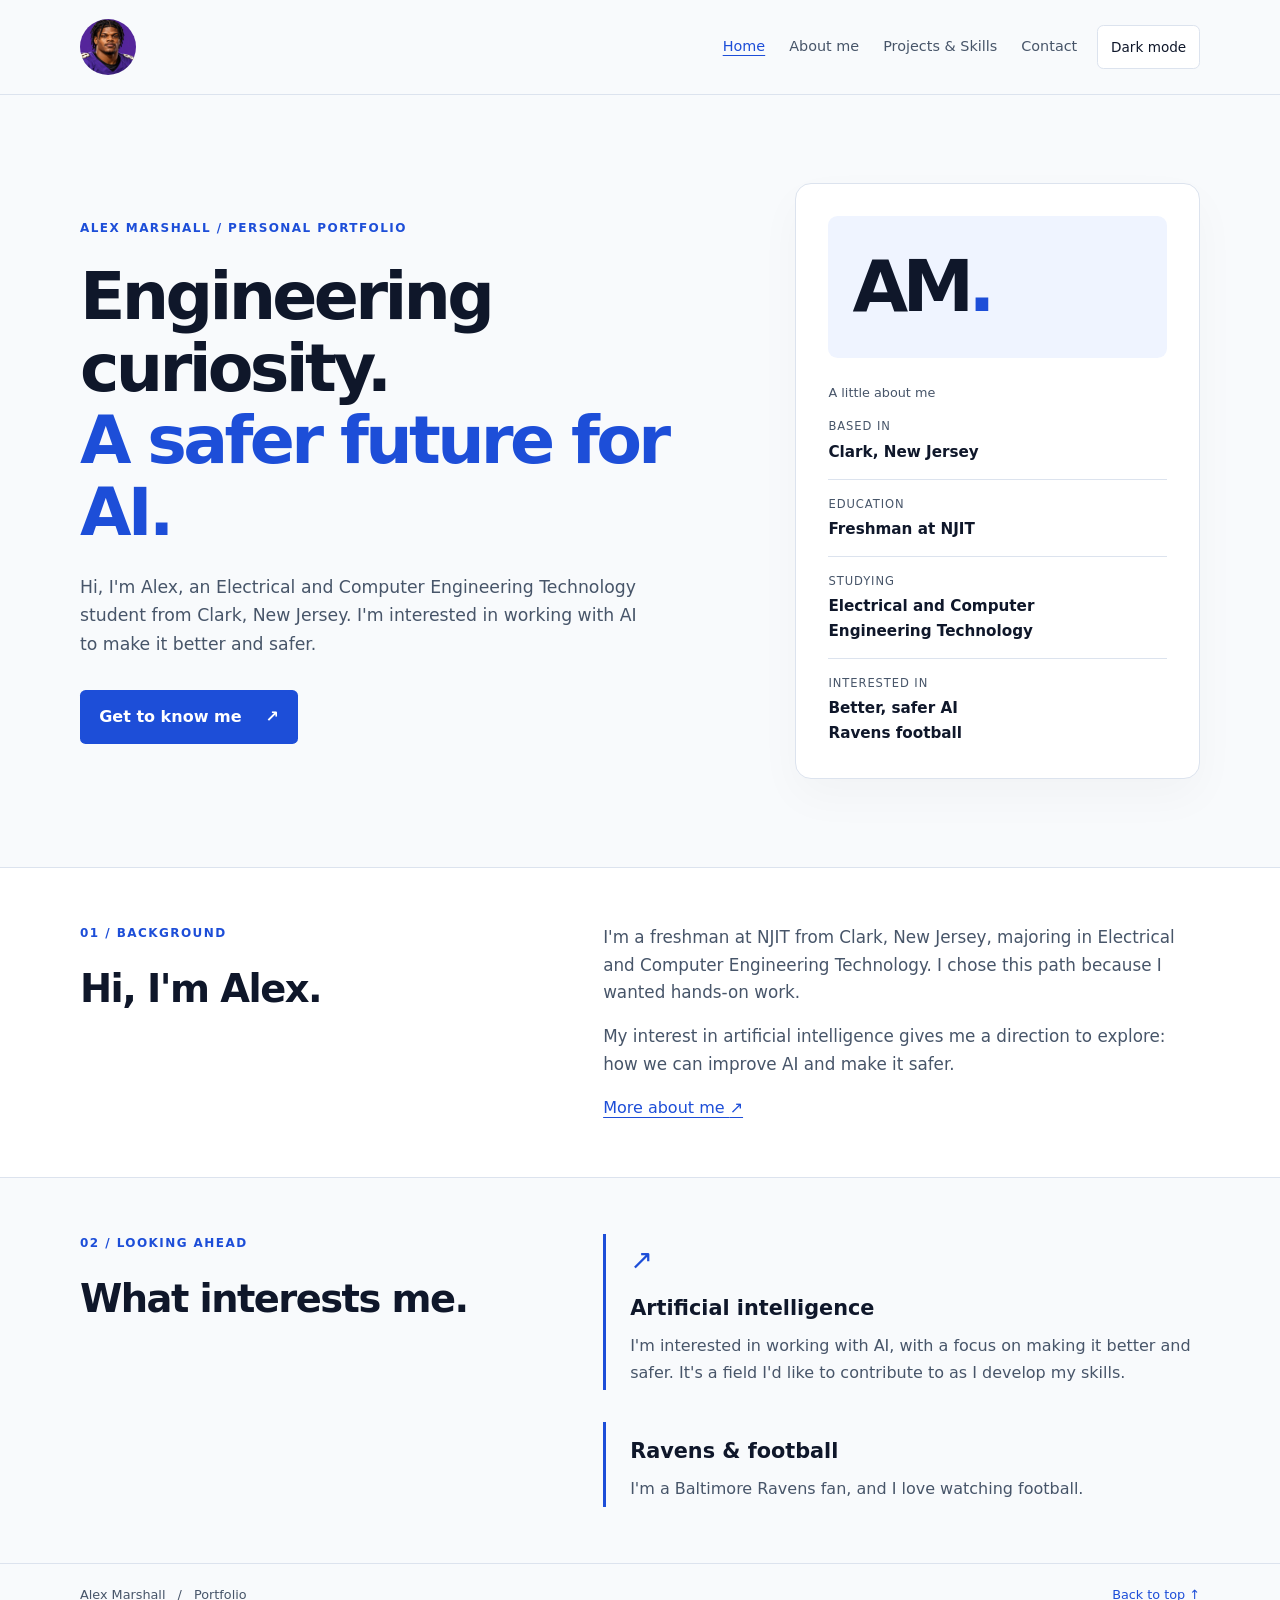
<file: index.html>
<!DOCTYPE html>
<html lang="en">
<head>
  <meta charset="UTF-8">
  <meta name="viewport" content="width=device-width, initial-scale=1.0">
  <meta name="description" content="Meet Alex Marshall, an Electrical and Computer Engineering Technology student from Clark, New Jersey, interested in making AI better and safer.">
  <title>Alex Marshall | Portfolio</title>
  <link rel="stylesheet" href="css/styles.css">
  <script src="js/main.js" defer></script>
</head>
<body>
  <a class="skip-link" href="#main">Skip to content</a>
  <header class="site-header">
    <div class="container header-inner">
      <a class="home-avatar" href="index.html" aria-label="Alex Marshall, home"><img src="images/lamar-jackson.jpg" alt="AI-generated illustration of Lamar Jackson in a purple football jersey" width="56" height="56"></a>
      <button class="menu-toggle" type="button" aria-expanded="false" aria-controls="main-nav" hidden>Menu</button>
      <nav id="main-nav" aria-label="Main navigation">
        <a href="index.html" aria-current="page">Home</a>
        <a href="about.html">About me</a>
        <a href="projects.html">Projects &amp; Skills</a>
        <a href="contact.html">Contact</a>
      </nav>
      <button class="theme-toggle" type="button" aria-pressed="false" hidden>Dark mode</button>
    </div>
  </header>
  <main id="main">
    <section class="hero container" aria-labelledby="intro-title">
      <div class="hero-copy">
        <p class="eyebrow">Alex Marshall / Personal portfolio</p>
        <h1 id="intro-title">Engineering curiosity.<br><span>A safer future for AI.</span></h1>
        <p class="intro">Hi, I'm Alex, an Electrical and Computer Engineering Technology student from Clark, New Jersey. I'm interested in working with AI to make it better and safer.</p>
        <a class="button" href="about.html">Get to know me <span aria-hidden="true">↗</span></a>
      </div>
      <aside class="profile-card" aria-label="Alex at a glance">
        <div class="monogram" aria-hidden="true">AM<span>.</span></div>
        <p class="card-caption">A little about me</p>
        <dl>
          <div><dt>Based in</dt><dd>Clark, New Jersey</dd></div>
          <div><dt>Education</dt><dd>Freshman at NJIT</dd></div>
          <div><dt>Studying</dt><dd>Electrical and Computer<br>Engineering Technology</dd></div>
          <div><dt>Interested in</dt><dd>Better, safer AI<br>Ravens football</dd></div>
        </dl>
      </aside>
    </section>
    <section class="about-section" id="about" aria-labelledby="about-title">
      <div class="container section-grid">
        <div><p class="eyebrow">01 / Background</p><h2 id="about-title">Hi, I'm Alex.</h2></div>
        <div class="section-copy"><p>I'm a freshman at NJIT from Clark, New Jersey, majoring in Electrical and Computer Engineering Technology. I chose this path because I wanted hands-on work.</p><p>My interest in artificial intelligence gives me a direction to explore: how we can improve AI and make it safer.</p><a href="about.html">More about me <span aria-hidden="true">↗</span></a></div>
      </div>
    </section>
    <section class="container interests-section section-grid" id="interests" aria-labelledby="interests-title">
      <div><p class="eyebrow">02 / Looking ahead</p><h2 id="interests-title">What interests me.</h2></div>
      <div class="interest-list">
        <div class="interest-card"><span class="interest-mark" aria-hidden="true">↗</span><h3>Artificial intelligence</h3><p>I'm interested in working with AI, with a focus on making it better and safer. It's a field I'd like to contribute to as I develop my skills.</p></div>
        <div class="interest-card"><h3>Ravens &amp; football</h3><p>I'm a Baltimore Ravens fan, and I love watching football.</p></div>
      </div>
    </section>
  </main>
  <footer class="site-footer"><div class="container footer-inner"><p>Alex Marshall <span aria-hidden="true">/</span> Portfolio</p><a href="#main">Back to top ↑</a></div></footer>
</body>
</html>
</file>
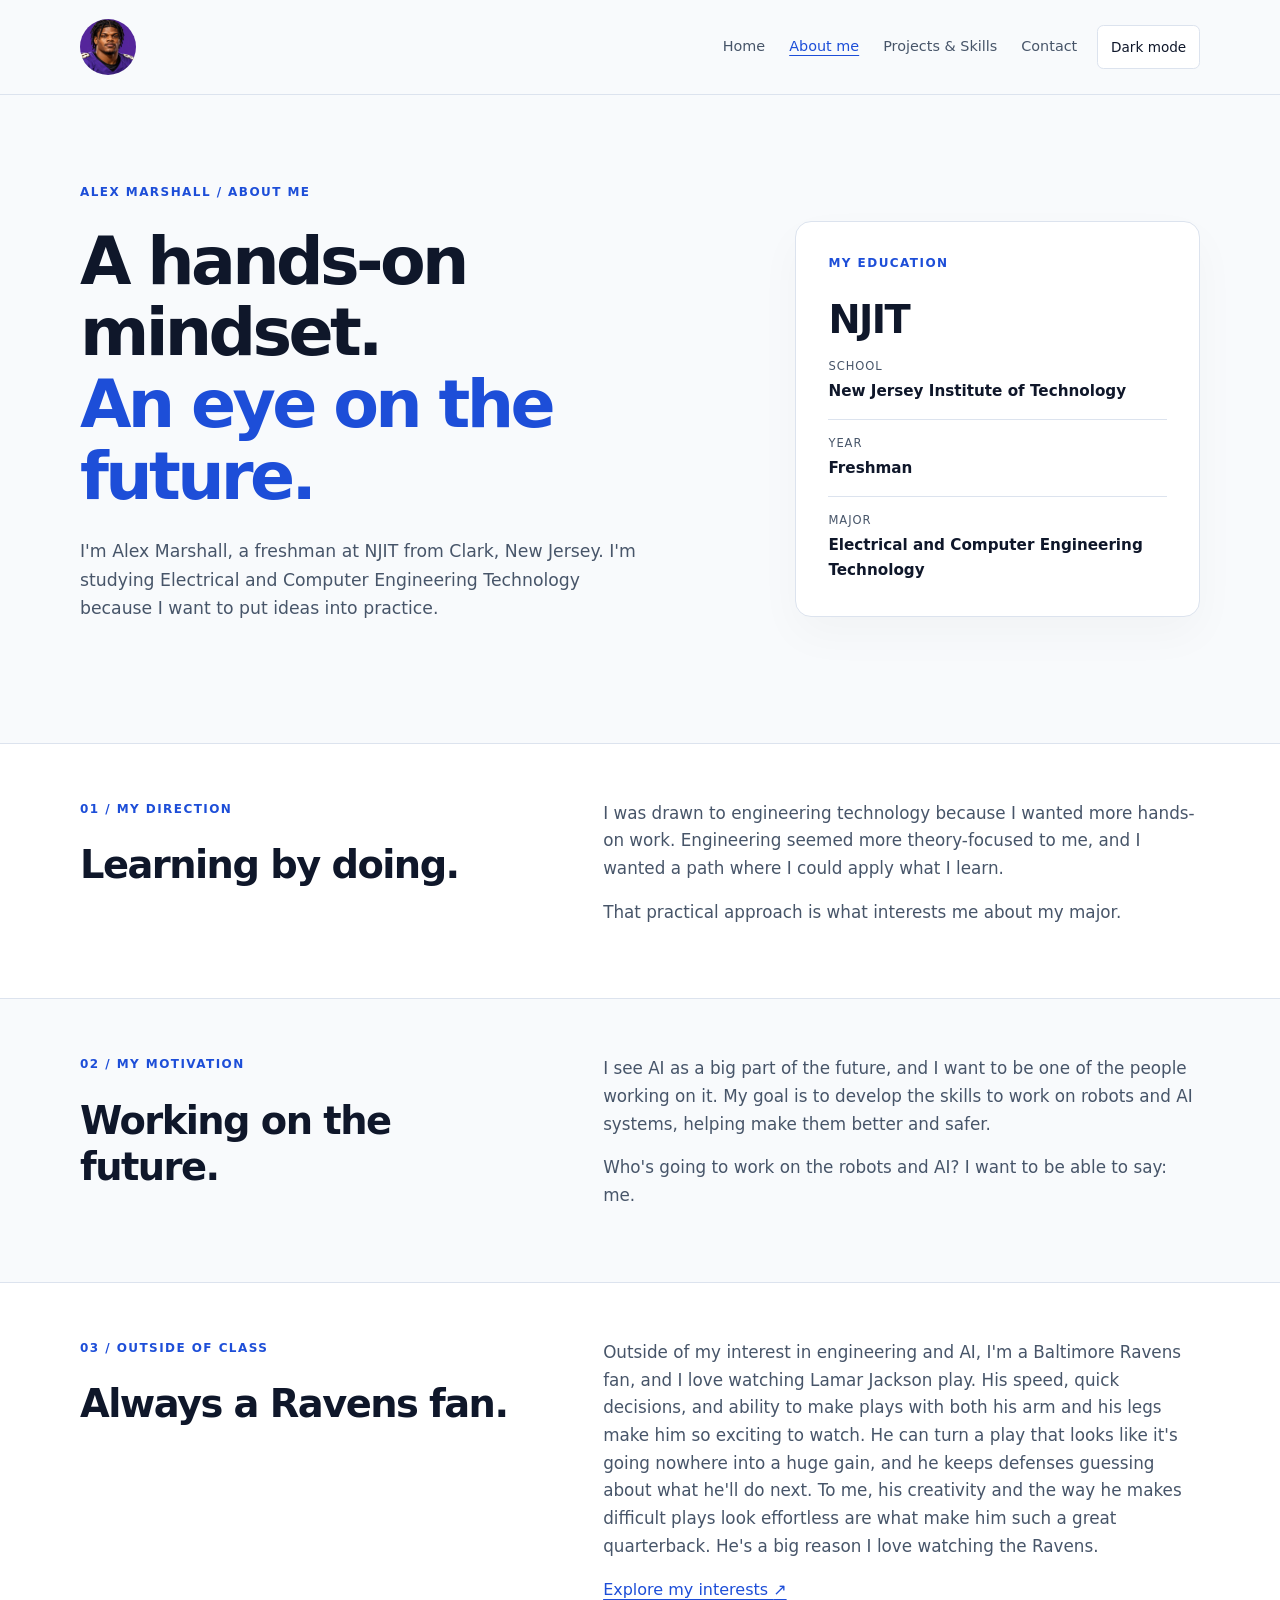
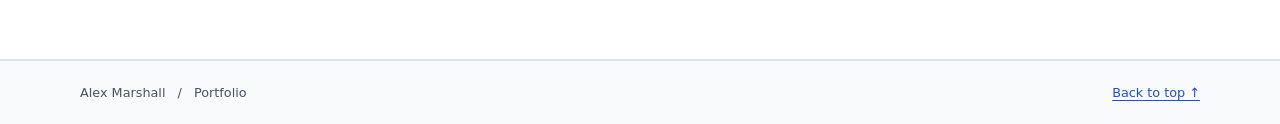
<file: about.html>
<!DOCTYPE html>
<html lang="en">
<head>
  <meta charset="UTF-8">
  <meta name="viewport" content="width=device-width, initial-scale=1.0">
  <meta name="description" content="Get to know Alex Marshall, an NJIT freshman studying Electrical and Computer Engineering Technology with an interest in hands-on work, AI, and robotics.">
  <title>About Me | Alex Marshall</title>
  <link rel="stylesheet" href="css/styles.css">
  <script src="js/main.js" defer></script>
</head>
<body>
  <a class="skip-link" href="#main">Skip to content</a>
  <header class="site-header">
    <div class="container header-inner">
      <a class="home-avatar" href="index.html" aria-label="Alex Marshall, home"><img src="images/lamar-jackson.jpg" alt="AI-generated illustration of Lamar Jackson in a purple football jersey" width="56" height="56"></a>
      <button class="menu-toggle" type="button" aria-expanded="false" aria-controls="main-nav" hidden>Menu</button>
      <nav id="main-nav" aria-label="Main navigation">
        <a href="index.html">Home</a>
        <a href="about.html" aria-current="page">About me</a>
        <a href="projects.html">Projects &amp; Skills</a>
        <a href="contact.html">Contact</a>
      </nav>
      <button class="theme-toggle" type="button" aria-pressed="false" hidden>Dark mode</button>
    </div>
  </header>
  <main id="main">
    <section class="hero container" aria-labelledby="about-page-title">
      <div class="hero-copy">
        <p class="eyebrow">Alex Marshall / About me</p>
        <h1 id="about-page-title">A hands-on mindset.<br><span>An eye on the future.</span></h1>
        <p class="intro">I'm Alex Marshall, a freshman at NJIT from Clark, New Jersey. I'm studying Electrical and Computer Engineering Technology because I want to put ideas into practice.</p>
      </div>
      <aside class="profile-card" aria-label="Education at a glance">
        <p class="eyebrow">My education</p>
        <h2>NJIT</h2>
        <dl>
          <div><dt>School</dt><dd>New Jersey Institute of Technology</dd></div>
          <div><dt>Year</dt><dd>Freshman</dd></div>
          <div><dt>Major</dt><dd>Electrical and Computer Engineering Technology</dd></div>
        </dl>
      </aside>
    </section>
    <section class="about-section" aria-labelledby="hands-on-title">
      <div class="container section-grid">
        <div><p class="eyebrow">01 / My direction</p><h2 id="hands-on-title">Learning by doing.</h2></div>
        <div class="section-copy"><p>I was drawn to engineering technology because I wanted more hands-on work. Engineering seemed more theory-focused to me, and I wanted a path where I could apply what I learn.</p><p>That practical approach is what interests me about my major.</p></div>
      </div>
    </section>
    <section class="container interests-section section-grid" aria-labelledby="future-title">
      <div><p class="eyebrow">02 / My motivation</p><h2 id="future-title">Working on the future.</h2></div>
      <div class="section-copy"><p>I see AI as a big part of the future, and I want to be one of the people working on it. My goal is to develop the skills to work on robots and AI systems, helping make them better and safer.</p><p>Who's going to work on the robots and AI? I want to be able to say: me.</p></div>
    </section>
    <section class="about-section" aria-labelledby="football-title">
      <div class="container section-grid">
        <div><p class="eyebrow">03 / Outside of class</p><h2 id="football-title">Always a Ravens fan.</h2></div>
        <div class="section-copy"><p>Outside of my interest in engineering and AI, I'm a Baltimore Ravens fan, and I love watching Lamar Jackson play. His speed, quick decisions, and ability to make plays with both his arm and his legs make him so exciting to watch. He can turn a play that looks like it's going nowhere into a huge gain, and he keeps defenses guessing about what he'll do next. To me, his creativity and the way he makes difficult plays look effortless are what make him such a great quarterback. He's a big reason I love watching the Ravens.</p><a href="index.html#interests">Explore my interests <span aria-hidden="true">↗</span></a></div>
      </div>
    </section>
  </main>
  <footer class="site-footer"><div class="container footer-inner"><p>Alex Marshall <span aria-hidden="true">/</span> Portfolio</p><a href="#main">Back to top ↑</a></div></footer>
</body>
</html>
</file>
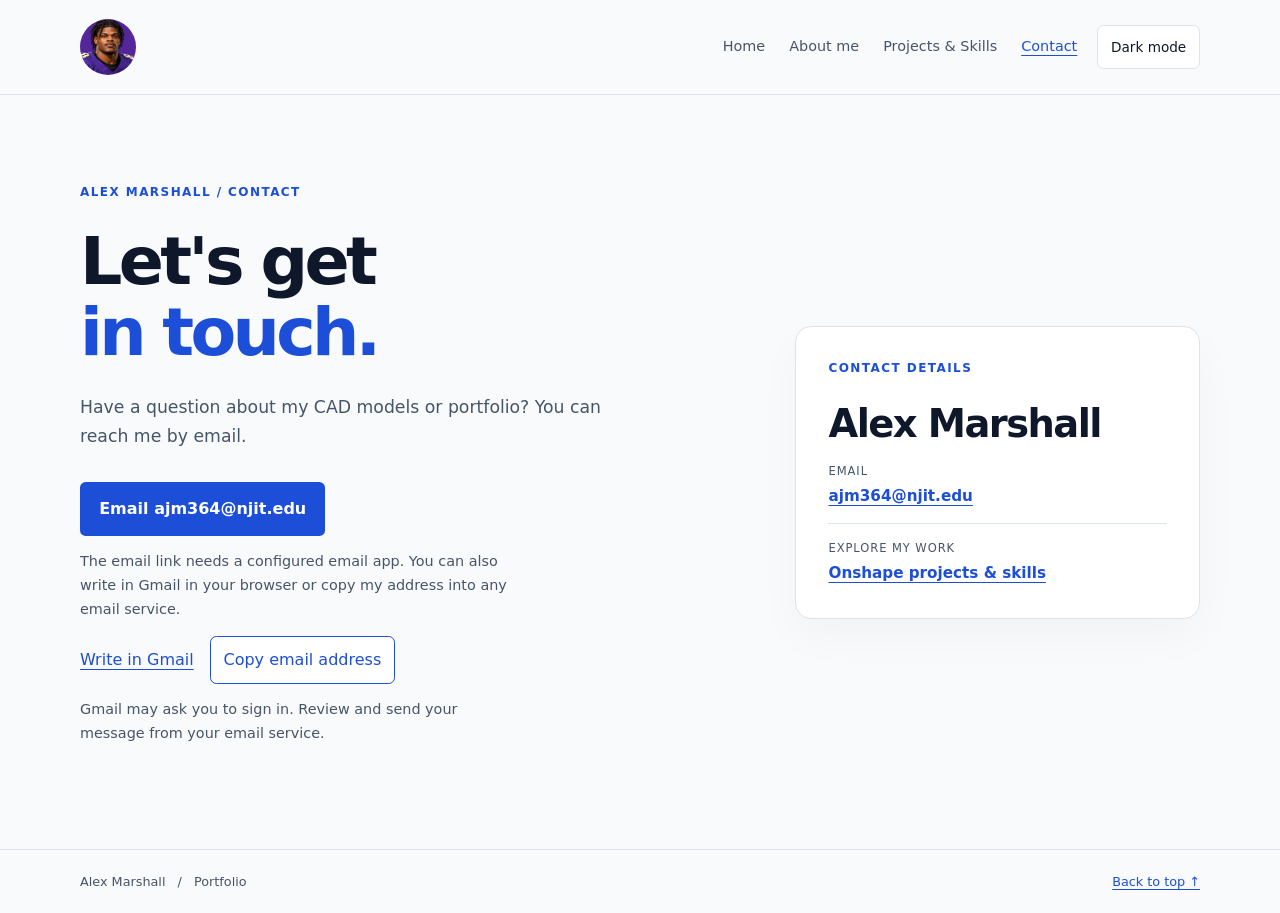
<file: contact.html>
<!DOCTYPE html>
<html lang="en">
<head>
  <meta charset="UTF-8">
  <meta name="viewport" content="width=device-width, initial-scale=1.0">
  <meta name="description" content="Contact Alex Marshall by email at ajm364@njit.edu.">
  <title>Contact | Alex Marshall</title>
  <link rel="stylesheet" href="css/styles.css?v=contact-fix-1">
  <script src="js/main.js?v=contact-fix-1" defer></script>
</head>
<body>
  <a class="skip-link" href="#main">Skip to content</a>
  <header class="site-header">
    <div class="container header-inner">
      <a class="home-avatar" href="index.html" aria-label="Alex Marshall, home"><img src="images/lamar-jackson.jpg" alt="AI-generated illustration of Lamar Jackson in a purple football jersey" width="56" height="56"></a>
      <button class="menu-toggle" type="button" aria-expanded="false" aria-controls="main-nav" hidden>Menu</button>
      <nav id="main-nav" aria-label="Main navigation">
        <a href="index.html">Home</a>
        <a href="about.html">About me</a>
        <a href="projects.html">Projects &amp; Skills</a>
        <a href="contact.html" aria-current="page">Contact</a>
      </nav>
      <button class="theme-toggle" type="button" aria-pressed="false" hidden>Dark mode</button>
    </div>
  </header>
  <main id="main">
    <section class="hero container" aria-labelledby="contact-title">
      <div class="hero-copy">
        <p class="eyebrow">Alex Marshall / Contact</p>
        <h1 id="contact-title">Let's get<br><span>in touch.</span></h1>
        <p class="intro">Have a question about my CAD models or portfolio? You can reach me by email.</p>
        <a class="button contact-email" href="mailto:ajm364@njit.edu">Email ajm364@njit.edu</a>
        <p class="contact-note">The email link needs a configured email app. You can also write in Gmail in your browser or copy my address into any email service.</p>
        <div class="contact-actions">
          <a href="https://mail.google.com/mail/?view=cm&amp;fs=1&amp;to=ajm364%40njit.edu">Write in Gmail</a>
          <button class="copy-email" type="button" hidden>Copy email address</button>
        </div>
        <p class="contact-note">Gmail may ask you to sign in. Review and send your message from your email service.</p>
        <p id="copy-email-status" role="status"></p>
      </div>
      <aside class="profile-card" aria-labelledby="contact-details-title">
        <p class="eyebrow">Contact details</p>
        <h2 id="contact-details-title">Alex Marshall</h2>
        <dl>
          <div><dt>Email</dt><dd><a class="contact-email" id="email-address" href="mailto:ajm364@njit.edu">ajm364@njit.edu</a></dd></div>
          <div><dt>Explore my work</dt><dd><a href="projects.html">Onshape projects &amp; skills</a></dd></div>
        </dl>
      </aside>
    </section>
  </main>
  <footer class="site-footer"><div class="container footer-inner"><p>Alex Marshall <span aria-hidden="true">/</span> Portfolio</p><a href="#main">Back to top ↑</a></div></footer>
</body>
</html>
</file>
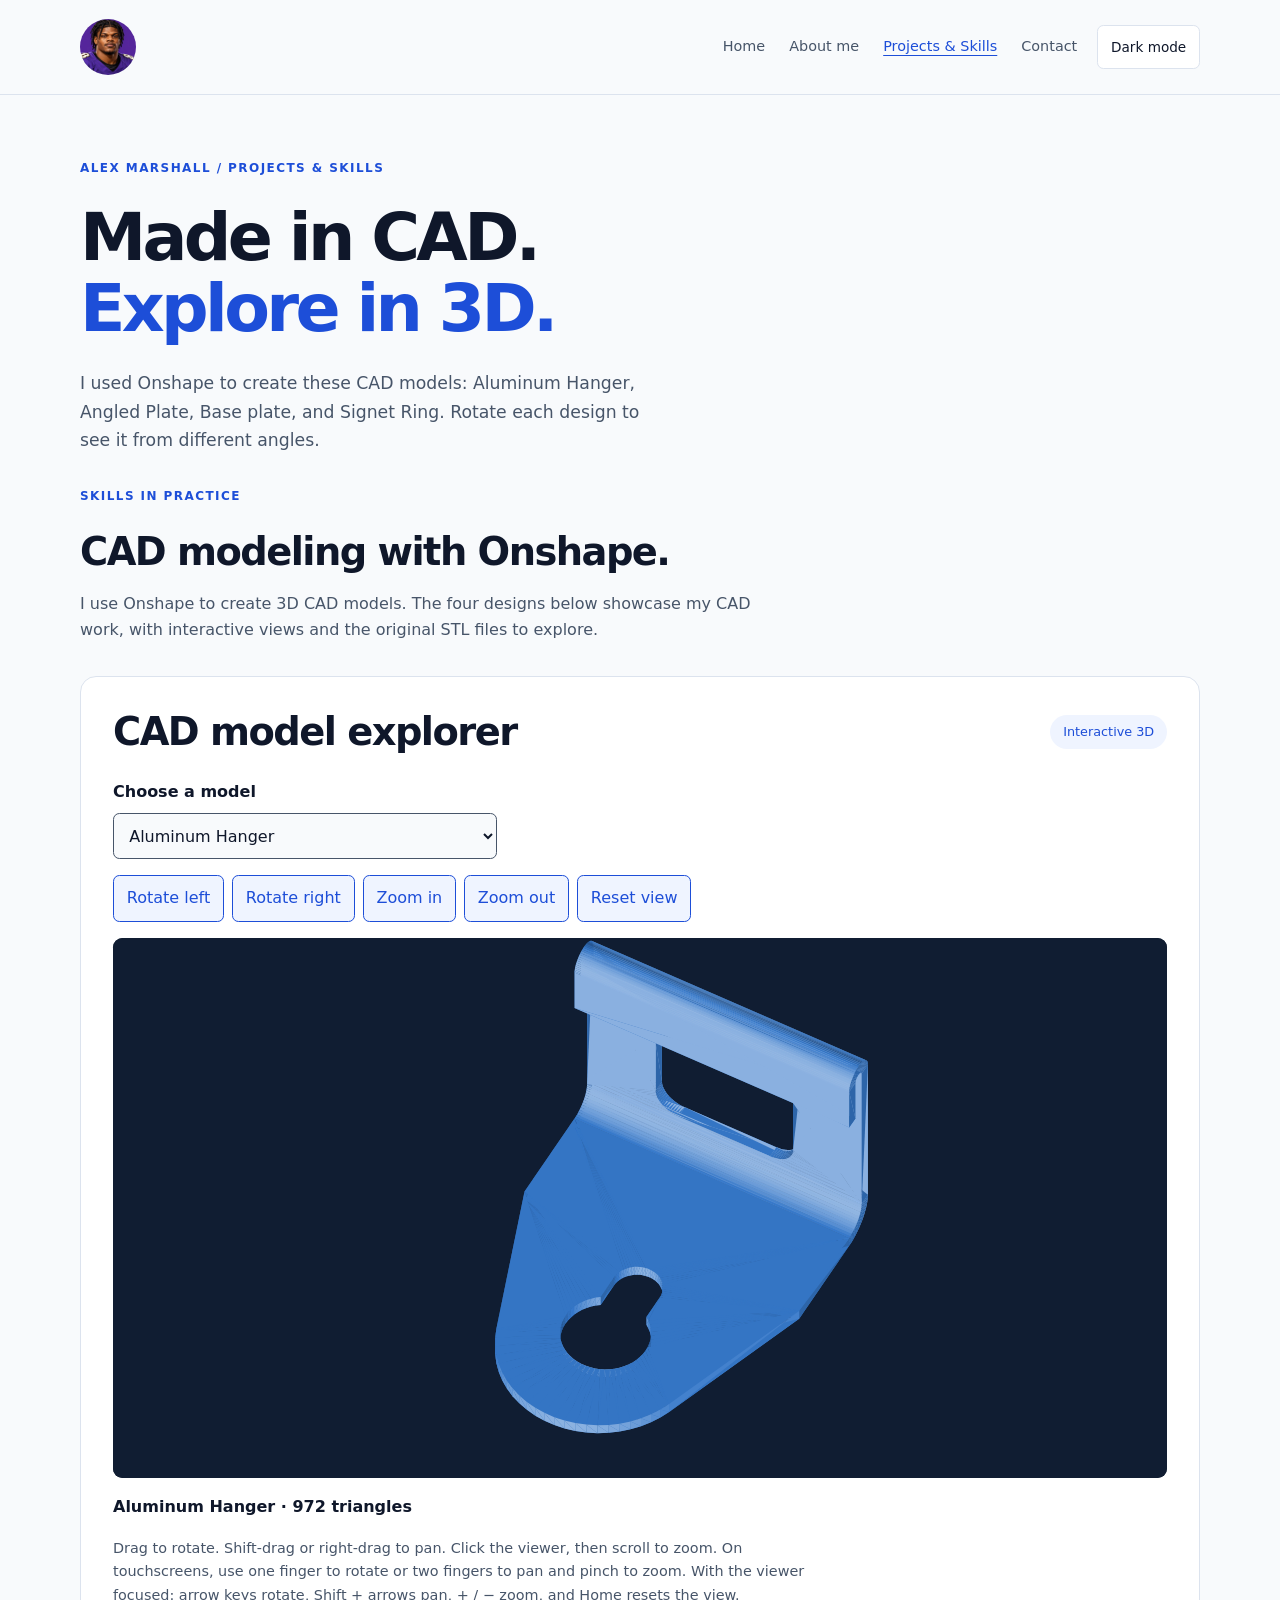
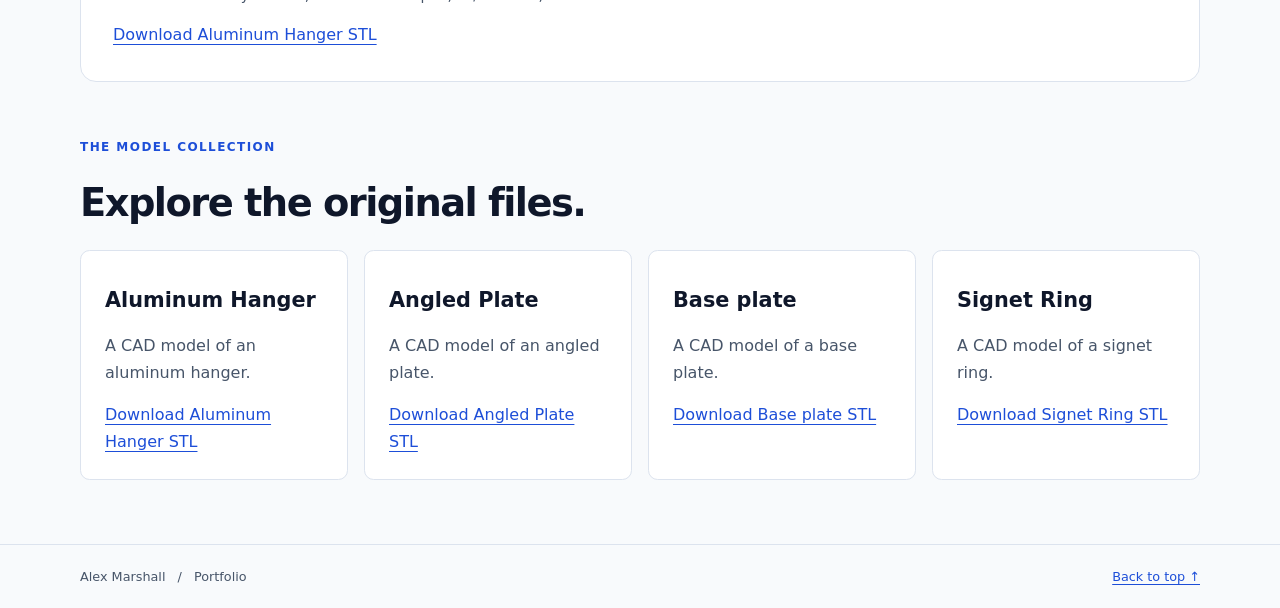
<file: projects.html>
<!DOCTYPE html>
<html lang="en">
<head>
  <meta charset="UTF-8">
  <meta name="viewport" content="width=device-width, initial-scale=1.0">
  <meta name="description" content="Explore Alex Marshall's CAD models in an interactive 3D viewer.">
  <title>Projects &amp; Skills | Alex Marshall</title>
  <link rel="stylesheet" href="css/styles.css?v=viewer-fix-1">
  <script src="js/main.js" defer></script>
  <script src="js/models.js" defer></script>
  <script src="js/viewer.js?v=viewer-fix-1" defer></script>
</head>
<body>
  <a class="skip-link" href="#main">Skip to content</a>

  <header class="site-header">
    <div class="container header-inner">
      <a class="home-avatar" href="index.html" aria-label="Alex Marshall, home"><img src="images/lamar-jackson.jpg" alt="AI-generated illustration of Lamar Jackson in a purple football jersey" width="56" height="56"></a>
      <button class="menu-toggle" type="button" aria-expanded="false" aria-controls="main-nav" hidden>Menu</button>
      <nav id="main-nav" aria-label="Main navigation">
        <a href="index.html">Home</a>
        <a href="about.html">About me</a>
        <a href="projects.html" aria-current="page">Projects &amp; Skills</a>
        <a href="contact.html">Contact</a>
      </nav>
      <button class="theme-toggle" type="button" aria-pressed="false" hidden>Dark mode</button>
    </div>
  </header>
  <main id="main" class="container projects-page">
    <p class="eyebrow">Alex Marshall / Projects &amp; Skills</p>
    <h1>Made in CAD.<br><span>Explore in 3D.</span></h1>
    <p class="intro">I used Onshape to create these CAD models: Aluminum Hanger, Angled Plate, Base plate, and Signet Ring. Rotate each design to see it from different angles.</p>
    <section class="skills-summary" aria-labelledby="skills-title">
      <p class="eyebrow">Skills in practice</p>
      <h2 id="skills-title">CAD modeling with Onshape.</h2>
      <p>I use Onshape to create 3D CAD models. The four designs below showcase my CAD work, with interactive views and the original STL files to explore.</p>
    </section>
    <section class="model-viewer" aria-labelledby="viewer-title">
      <div class="viewer-heading"><h2 id="viewer-title">CAD model explorer</h2><span class="viewer-badge">Interactive 3D</span></div>
      <div id="viewer-controls" hidden>
        <label for="model-select">Choose a model</label>
        <select id="model-select">
          <option value="0">Aluminum Hanger</option>
          <option value="1">Angled Plate</option>
          <option value="2">Base plate</option>
          <option value="3">Signet Ring</option>
        </select>
        <div class="viewer-actions" aria-label="View controls">
          <button type="button" data-action="left">Rotate left</button>
          <button type="button" data-action="right">Rotate right</button>
          <button type="button" data-action="in">Zoom in</button>
          <button type="button" data-action="out">Zoom out</button>
          <button type="button" data-action="reset">Reset view</button>
        </div>
      </div>
      <canvas id="model-canvas" tabindex="0" aria-label="Interactive CAD model" aria-describedby="viewer-help">Interactive 3D viewing requires JavaScript and canvas support. Download the STL models below to open them in CAD software.</canvas>
      <p id="model-status" role="status">Download the STL models below to explore them in your CAD software.</p>
      <p id="viewer-help">Drag to rotate. Shift-drag or right-drag to pan. Click the viewer, then scroll to zoom. On touchscreens, use one finger to rotate or two fingers to pan and pinch to zoom. With the viewer focused: arrow keys rotate, Shift + arrows pan, + / − zoom, and Home resets the view.</p>
      <a id="model-download" href="models/aluminum-hanger.stl" download>Download Aluminum Hanger STL</a>
    </section>
    <section class="model-library" aria-labelledby="library-title">
      <p class="eyebrow">The model collection</p>
      <h2 id="library-title">Explore the original files.</h2>
      <div class="project-grid">
        <article class="project-card"><h3>Aluminum Hanger</h3><p>A CAD model of an aluminum hanger.</p><a href="models/aluminum-hanger.stl" download>Download Aluminum Hanger STL</a></article>
        <article class="project-card"><h3>Angled Plate</h3><p>A CAD model of an angled plate.</p><a href="models/angled-plate.stl" download>Download Angled Plate STL</a></article>
        <article class="project-card"><h3>Base plate</h3><p>A CAD model of a base plate.</p><a href="models/base-plate.stl" download>Download Base plate STL</a></article>
        <article class="project-card"><h3>Signet Ring</h3><p>A CAD model of a signet ring.</p><a href="models/signet-ring.stl" download>Download Signet Ring STL</a></article>
      </div>
    </section>
  </main>

  <footer class="site-footer"><div class="container footer-inner"><p>Alex Marshall <span aria-hidden="true">/</span> Portfolio</p><a href="#main">Back to top ↑</a></div></footer>
</body>
</html>
</file>
<file: css/styles.css>
:root {
  color-scheme: light;
  --background: #f8fafc;
  --surface: #ffffff;
  --text: #0f172a;
  --muted: #475569;
  --accent: #1d4ed8;
  --line: #dce3ee;
  --tint: #eff4ff;
}
:root[data-theme="dark"] {
  color-scheme: dark;
  --background: #0f172a;
  --surface: #18243a;
  --text: #f8fafc;
  --muted: #cbd5e1;
  --accent: #93b4ff;
  --line: #334155;
  --tint: #1b2d4c;
}
* { box-sizing: border-box; }
.contact-email { overflow-wrap: anywhere; }
.contact-actions { display: flex; flex-wrap: wrap; gap: 1rem; align-items: center; }
.copy-email { font: inherit; padding: .6rem .8rem; min-height: 44px; border: 1px solid var(--accent); border-radius: .4rem; background: var(--surface); color: var(--accent); }
.copy-email:hover { text-decoration: underline; }
.contact-note { color: var(--muted); max-width: 48ch; font-size: .9rem; }
.skills-summary { margin-block: 0 2rem; max-width: 68ch; }
.skills-summary p:last-child { color: var(--muted); }
.projects-page { padding-block: 4rem; }
.model-viewer { padding: clamp(1rem, 3vw, 2rem); background: var(--surface); border: 1px solid var(--line); border-radius: 1rem; }
.viewer-heading { display: flex; align-items: center; justify-content: space-between; flex-wrap: wrap; gap: 1rem; margin-bottom: 1.5rem; }
.viewer-badge { color: var(--accent); background: var(--tint); border-radius: 2rem; padding: .4rem .8rem; font-size: .8rem; }
#viewer-controls label { display: block; font-weight: 600; margin-bottom: .5rem; }
#model-select { width: 100%; max-width: 24rem; padding: .7rem; font: inherit; background: var(--background); color: var(--text); border: 1px solid var(--muted); border-radius: .4rem; }
.viewer-actions { display: flex; flex-wrap: wrap; gap: .5rem; margin-block: 1rem; }
.viewer-actions button { background: var(--tint); color: var(--accent); border: 1px solid var(--accent); border-radius: .4rem; padding: .6rem .8rem; min-height: 44px; }
.viewer-actions button:hover { text-decoration: underline; }
#model-canvas { display: block; width: 100%; height: clamp(300px, 55vw, 540px); border-radius: .6rem; background: #101d32; touch-action: none; cursor: grab; }
#model-canvas:active { cursor: grabbing; }
#model-status { font-weight: 600; }
#viewer-help { color: var(--muted); max-width: 78ch; font-size: .9rem; }
.model-library { padding-top: 3.5rem; }
.project-grid { display: grid; grid-template-columns: repeat(auto-fit, minmax(min(100%, 240px), 1fr)); gap: 1rem; margin-top: 1.5rem; }
.project-card { padding: 1.5rem; border: 1px solid var(--line); border-radius: .6rem; background: var(--surface); }
.project-card p { color: var(--muted); }
html { scroll-padding-top: 2rem; }
body { margin: 0; background: var(--background); color: var(--text); font-family: system-ui, -apple-system, BlinkMacSystemFont, "Segoe UI", sans-serif; line-height: 1.65; }
a { color: var(--accent); text-underline-offset: .25em; }
a:hover { text-decoration-thickness: 2px; }
button { font: inherit; cursor: pointer; }
:focus-visible { outline: 3px solid var(--accent); outline-offset: 5px; }
[hidden] { display: none !important; }
.container { width: min(1120px, calc(100% - 3rem)); margin-inline: auto; }
.skip-link { position: absolute; top: .5rem; left: 1rem; z-index: 5; padding: .75rem 1rem; background: var(--surface); transform: translateY(-160%); }
.skip-link:focus { transform: translateY(0); }
.site-header { border-bottom: 1px solid var(--line); }
.header-inner { display: flex; align-items: center; flex-wrap: wrap; gap: 1.25rem; padding-block: 1.2rem; }
.home-avatar { display: block; flex-shrink: 0; margin-right: auto; border-radius: 50%; }
.home-avatar img { display: block; width: 56px; height: 56px; border-radius: 50%; object-fit: cover; }
.monogram span { color: var(--accent); }
nav { display: flex; flex-wrap: wrap; gap: 1.5rem; }
nav a { color: var(--muted); text-decoration: none; font-size: .9rem; }
nav a[aria-current] { color: var(--accent); text-decoration: underline; }
.theme-toggle, .menu-toggle { border: 1px solid var(--line); border-radius: .4rem; background: var(--surface); color: var(--text); padding: .45rem .8rem; font-size: .85rem; min-height: 44px; }
.hero { display: grid; gap: 3rem; padding-block: 4rem; align-items: center; }
.eyebrow { color: var(--accent); font-size: .75rem; font-weight: 700; letter-spacing: .12em; text-transform: uppercase; margin: 0 0 1.4rem; }
h1 { font-size: clamp(2.5rem, 5.2vw, 4.3rem); line-height: 1.08; letter-spacing: -.055em; margin: 0 0 1.5rem; font-weight: 800; }
h1 span { color: var(--accent); }
.intro { color: var(--muted); max-width: 560px; font-size: 1.08rem; margin-bottom: 2rem; }
.button { display: inline-flex; align-items: center; gap: 1.5rem; padding: .85rem 1.2rem; background: #1d4ed8; color: white; text-decoration: none; border-radius: .35rem; font-weight: 600; }
.button:hover { background: #1e40af; }
.profile-card { border: 1px solid var(--line); border-radius: 1rem; background: var(--surface); padding: 2rem; box-shadow: 0 18px 45px #0f172a08; }
.monogram { background: var(--tint); border-radius: .6rem; padding: 1.5rem; font-size: 4.5rem; line-height: 1.3; font-weight: 800; letter-spacing: -.08em; }
.card-caption { margin: 1.5rem 0 0; font-size: .8rem; color: var(--muted); }
dl { margin: 0; }
dl div { padding-block: .9rem; border-bottom: 1px solid var(--line); }
dl div:last-child { border: 0; padding-bottom: 0; }
dt { font-size: .72rem; text-transform: uppercase; letter-spacing: .08em; color: var(--muted); }
dd { margin: .2rem 0 0; font-size: .95rem; font-weight: 600; }
.about-section { background: var(--surface); border-block: 1px solid var(--line); padding-block: 3.5rem; }
.section-grid { display: grid; gap: 1rem; }
h2 { font-size: clamp(1.8rem, 3vw, 2.4rem); line-height: 1.2; letter-spacing: -.04em; margin: 0; }
.section-copy p { margin: 0 0 1rem; color: var(--muted); font-size: 1.05rem; }
.interests-section { padding-block: 3.5rem; }
.interest-list { display: grid; gap: 2rem; }
.interest-card { border-left: 3px solid var(--accent); padding: .25rem 0 .25rem 1.5rem; }
.interest-mark { font-size: 1.7rem; color: var(--accent); }
h3 { margin: .5rem 0; font-size: 1.3rem; }
.interest-card p { margin: 0; color: var(--muted); }
.site-footer { border-top: 1px solid var(--line); padding-block: 1.3rem; color: var(--muted); font-size: .8rem; }
.footer-inner { display: flex; justify-content: space-between; gap: 1rem; flex-wrap: wrap; align-items: center; }
.footer-inner p { margin: 0; }
.footer-inner span { padding-inline: .5rem; }
@media (min-width: 760px) {
  .hero { grid-template-columns: 1.65fr 1fr; padding-block: 5.5rem; }
  .section-grid { grid-template-columns: 1fr 1.3fr; gap: 4rem; }
}
@media (max-width: 759px) {
  .container { width: calc(100% - 2rem); }
  nav { width: 100%; gap: .25rem; flex-direction: column; }
  nav a { padding: .6rem 0; }
  .theme-toggle { margin-left: 0; }
  .profile-card { max-width: 440px; width: 100%; }
  .hero { gap: 2rem; }
}
</file>
